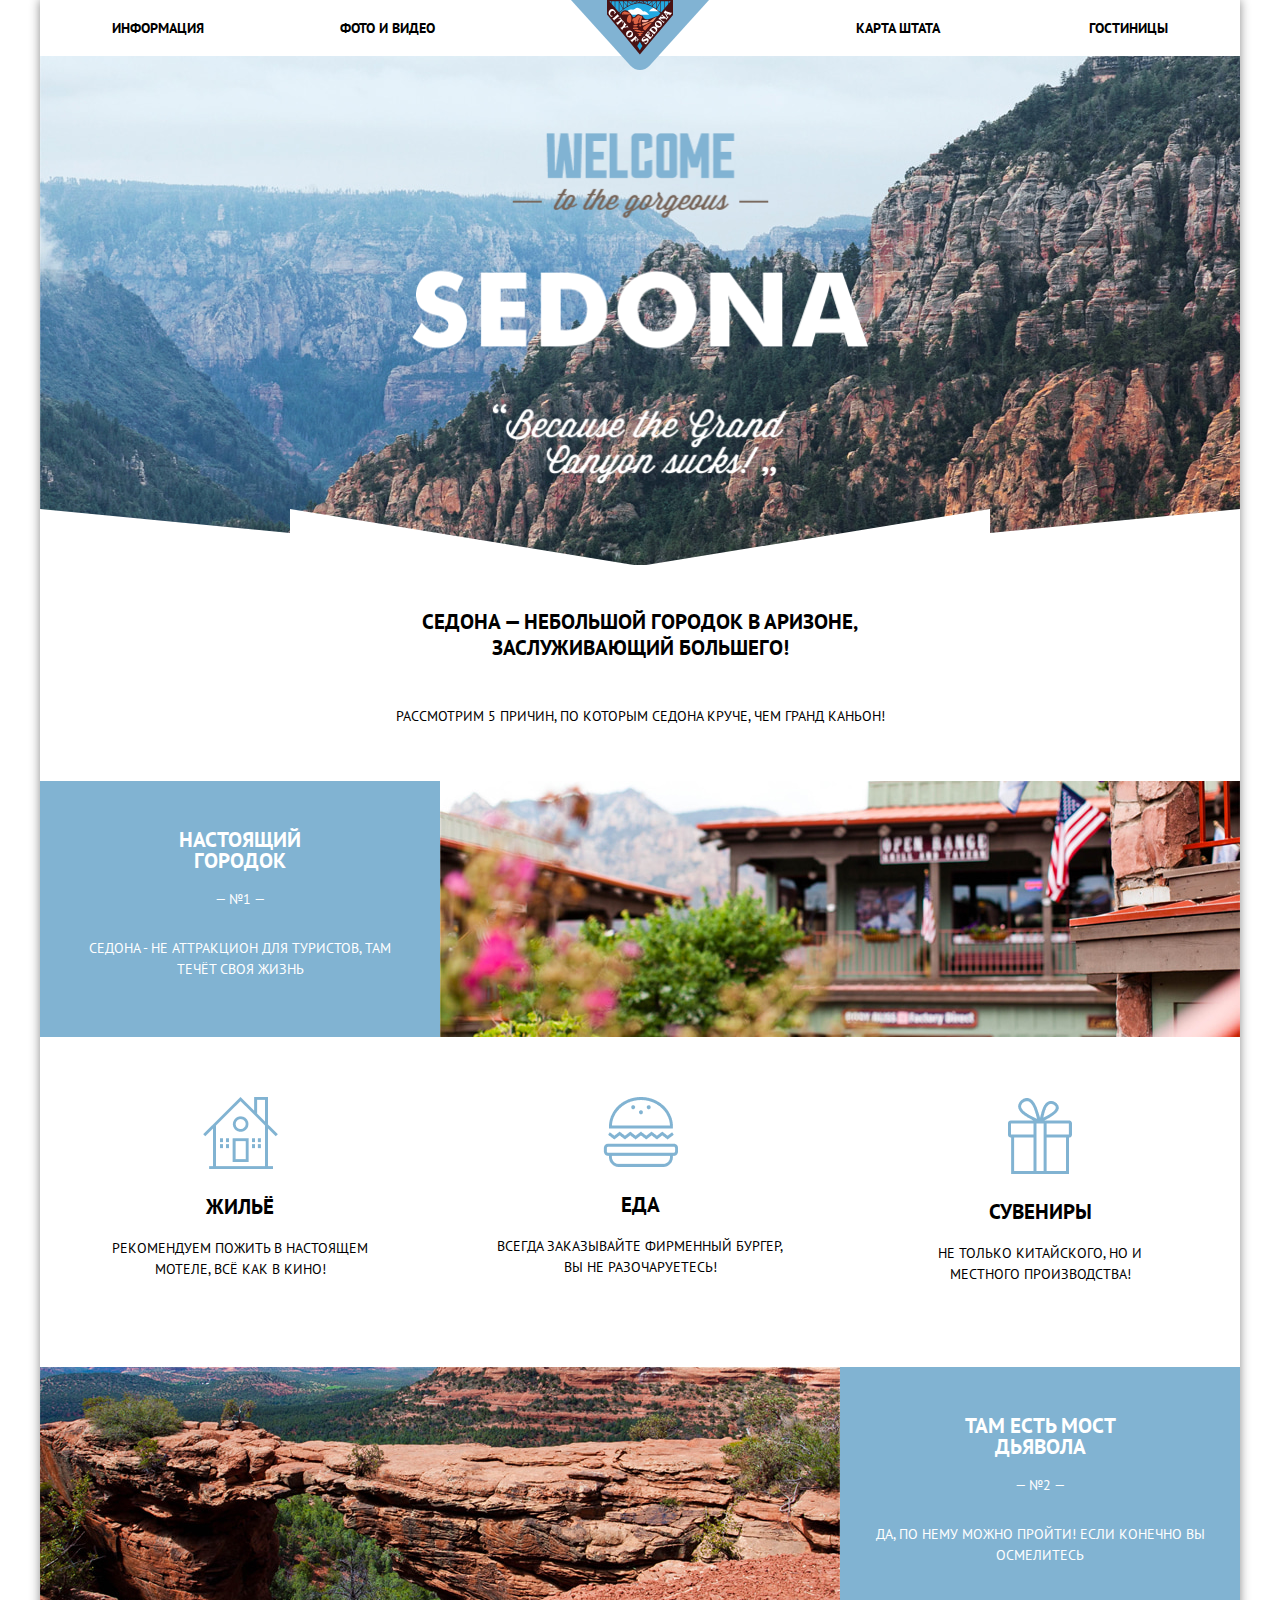
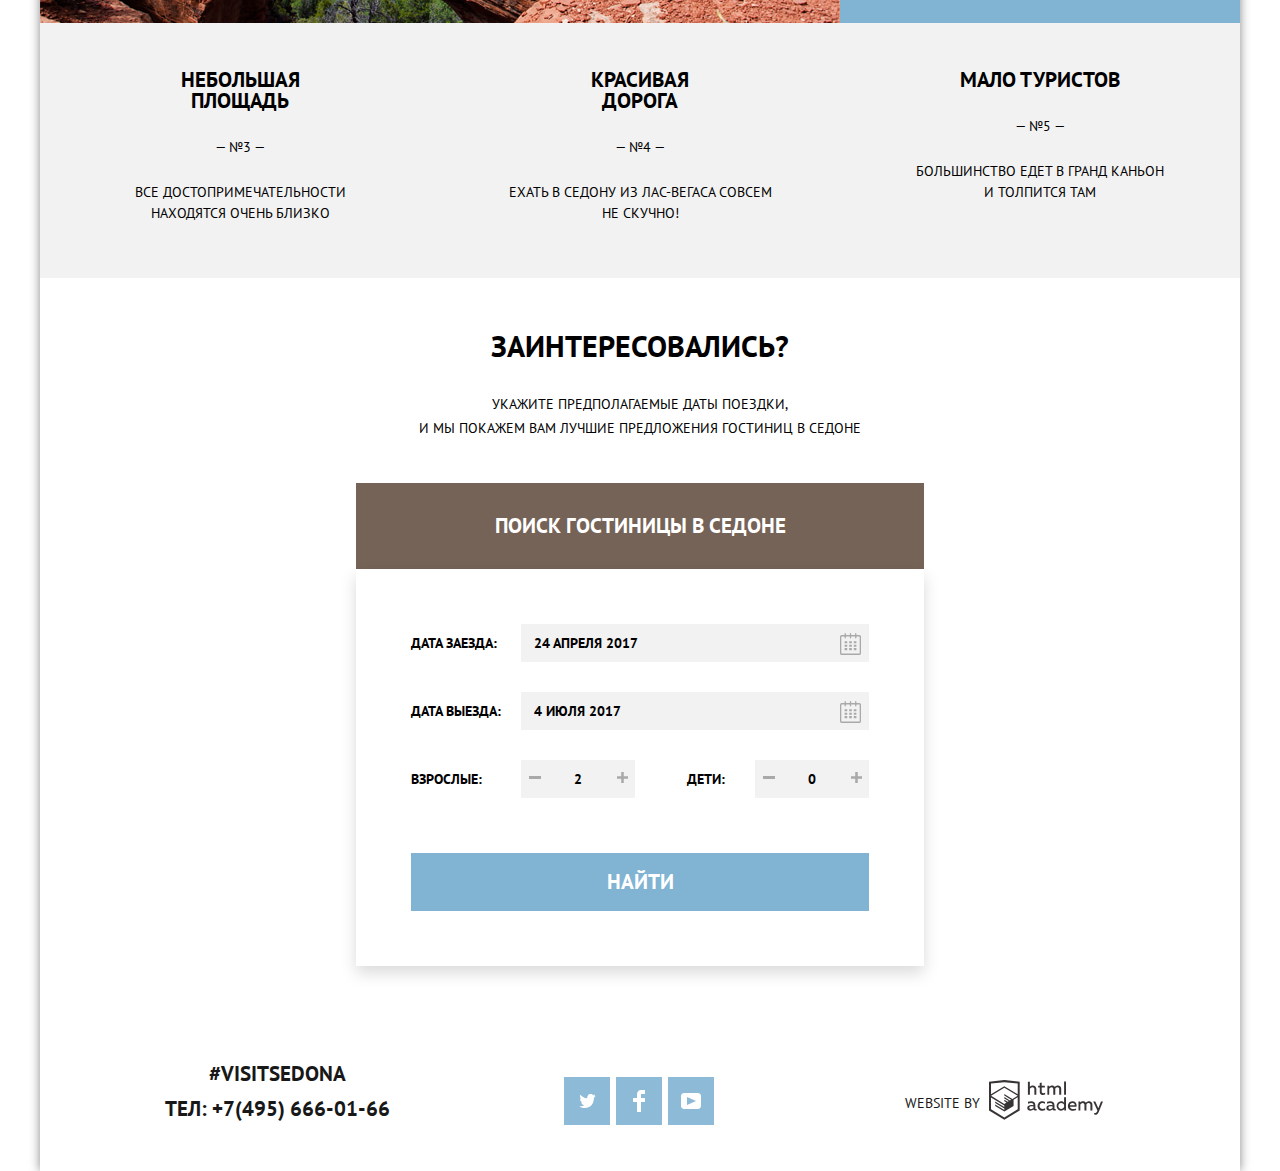
<file: index.html>
<!DOCTYPE html>
<html class="page" lang="ru">

<head>
    <meta charset="utf-8">
    <title>HTML Academy: Седона</title>
    <link rel="icon" href="img/favicon/favicon.ico">
    <link rel="icon" href="img/favicon/favicon.svg" type="image/svg+xml">
    <link rel="stylesheet" href="css/normalize.css">
    <link rel="stylesheet" href="css/style.css">
    <link rel="preconnect" href="https://fonts.gstatic.com">
    <link href="https://fonts.googleapis.com/css2?family=PT+Sans:wght@400;700&display=swap" rel="stylesheet">
</head>

<body class="page-body">
    <div class="container">
        <header class="container main-header">
            <nav class="main-navigation container">
                <a href="#" class="main-header-logo"><img src="img/index-logo.svg" width="138" height="70" alt="Логотип Седона"></a>
                <ul class="site-navigation">
                    <li class="site-navigation-item"><a href="#">Информация</a></li>
                    <li class="site-navigation-item nav-item-photo"><a href="#">Фото и видео</a></li>
                    <li class="site-navigation-item nav-item-map"><a href="#">Карта штата</a></li>
                    <li class="site-navigation-item"><a href="hotels.html">Гостиницы</a></li>
                </ul>
            </nav>
        </header>

        <main class="container">
            <h1 class="visually-hidden">Поиск жилья "Седона"</h1>
            <section class="logo">
                <div class="sedona-background">
                    <img src="img/welcome.png" width="457" height="351" alt="Добро пожаловать в Седону, потому что Большой каньон отстой"> <!-- надо будет еще оптимизировать PNG -->
                </div>
                <!--  <img src="img/background-decoration.svg" width="1200" height="57" alt=""> -->
            </section>

            <section class="features">
                <div class="features-logo">
                    <h2>
                        Седона — небольшой городок в Аризоне,<br> заслуживающий большего!
                    </h2>
                    <p>
                        Рассмотрим 5 причин, по которым Седона круче, чем гранд каньон!
                    </p>
                </div>

                <ul class="features-list">
                    <li class="features-item first-item blue__item">
                        <div class="features-item__inner">
                            <h3>Настоящий городок</h3>
                            <p>— №1 —</p>
                            <p class="first-reason">Седона - не аттракцион для туристов, там
                                течёт своя жизнь</p>
                        </div>
                        <img class="photo-1" src="img/town.jpg" width="800" height="256" alt="Вид дворика туристического городка">
                    </li>

                    <li class="features-item">
                        <ul class="advantages-list">
                            <li class="home features-item advantages__item"><img src="img/icon-home.png" width="75" height="72" alt="иконка жилья">
                                <h3>Жильё</h3>
                                <p class="home-reason">Рекомендуем пожить в настоящем мотеле, всё как в кино!</p>
                            </li>
                            <li class="food features-item advantages__item"><img src="img/icon-food.png" width="75" height="70" alt="иконка бургера">
                                <h3>Еда</h3>
                                <p class="food-reason">Всегда заказывайте фирменный бургер, вы не разочаруетесь!</p>
                            </li>
                            <li class="souvenirs features-item advantages__item"><img src="img/icon-present.png" width="64" height="77" alt="иконка подарка">
                                <h3>Сувениры</h3>
                                <p class="souvenirs-reason">Не только китайского, но и местного
                                    производства!</p>
                            </li>
                        </ul>
                    </li>

                    <li class="features-item second-item  blue__item">
                        <img class="photo-2" src="img/canyon.jpg" width="800" height="256" alt="Вид">
                        <div class="features-item__inner">
                            <h3>Там есть Мост дьявола</h3>
                            <p class="second-reason">— №2 —</p>
                            <p>Да, по нему можно пройти! Если конечно
                                вы осмелитесь</p>
                        </div>
                    </li>

                    <li class="travel">
                        <ul class="grey-item travel-list">
                            <li class="features-item travel__item">
                                <h3>небольшая
                                    площадь</h3>
                                <p >— №3 —</p>
                                <p class="third-reason">все достопримечательности
                                    находятся очень близко</p>
                            </li>
                            <li class="features-item travel__item">
                                <h3>красивая
                                    дорога</h3>
                                <p>— №4 —</p>
                                <p class="fourth-reason">ехать в седону из лас-вегаса совсем
                                    не скучно!</p>
                            </li>
                            <li class="features-item travel__item">
                                <h3>мало
                                    туристов</h3>
                                <p>— №5 —</p>
                                <p class="fifth-reason">большинство едет в гранд каньон
                                    и толпится там</p>
                            </li>
                        </ul>
                    </li>
                </ul>
            </section>


            <section class="map">
                <div class="map__text">
                    <h2>Заинтересовались?</h2>
                    <p class="map-dates">Укажите предполагаемые даты поездки,<br> и мы покажем вам лучшие предложения гостиниц в седоне</p>
                    <p class="form-header">ПОИСК ГОСТИНИЦЫ В седоне</p>
                </div>
                <div class="map__inner">
                    <iframe src="https://www.google.com/maps/embed?pb=!1m14!1m8!1m3!1d838162.8410384328!2d-111.795138!3d34.854378!3m2!1i1024!2i768!4f13.1!3m3!1m2!1s0x872da132f942b00d%3A0x5548c523fa6c8efd!2z0KHQtdC00L7QvdCwLCDQkNGA0LjQt9C-0L3QsCA4NjMzNiwg0KHQqNCQ!5e0!3m2!1sru!2sru!4v1615965444830!5m2!1sru!2sru" width="1200" height="594" style="border:0;" allowfullscreen="" loading="lazy"></iframe>
                    <div class="form__box">
                        <form class="index-form" action="https://echo.htmlacademy.ru/courses" method="post">
                            <div class="index-form__item">
                                <label for="arrival-date-field">Дата заезда:</label>
                                <div class="index-form__inner">
                                    <input class="date-field" type="text" name="date-field" id="arrival-date-field" value="24 апреля 2017">

                                    <svg class="index-form__svg" width="21" height="23" viewBox="0 0 21 23" fill="none" xmlns="http://www.w3.org/2000/svg">
                                        <path fill-rule="evenodd" clip-rule="evenodd" d="M16.406 3.02498H19.251C20.217 3.02498 21 3.84698 21 4.86198V21.164C21 22.179 20.217 23 19.251 23H1.75C0.784 23 0 22.179 0 21.164V4.86198C0 3.84698 0.784 3.02498 1.75 3.02498H4.593V1.64798C4.593 1.26698 4.887 0.958984 5.25 0.958984C5.612 0.958984 5.906 1.26698 5.906 1.64798V3.02498H9.844V1.64798C9.844 1.26698 10.138 0.958984 10.501 0.958984C10.862 0.958984 11.156 1.26698 11.156 1.64798V3.02498H15.094V1.64798C15.094 1.26698 15.387 0.958984 15.75 0.958984C16.112 0.958984 16.406 1.26698 16.406 1.64798V3.02498ZM19.5646 21.484C19.6466 21.3979 19.691 21.2828 19.688 21.164H19.689V4.86198C19.689 4.60898 19.493 4.40298 19.252 4.40298H16.407V5.78098C16.407 6.16198 16.113 6.46998 15.751 6.46998C15.388 6.46998 15.095 6.16198 15.095 5.78098V4.40298H11.157V5.78098C11.157 6.16198 10.863 6.46998 10.502 6.46998C10.139 6.46998 9.845 6.16198 9.845 5.78098V4.40298H5.907V5.78098C5.907 6.16198 5.613 6.46998 5.251 6.46998C4.888 6.46998 4.594 6.16198 4.594 5.78098V4.40298H1.75C1.50263 4.40953 1.30696 4.61458 1.312 4.86198V21.164C1.30696 21.4114 1.50263 21.6164 1.75 21.623H19.251C19.3698 21.6201 19.4826 21.5701 19.5646 21.484Z" fill="#A9A9A9" />
                                        <path fill-rule="evenodd" clip-rule="evenodd" d="M4.59399 9.2251H7.21899V11.2911H4.59399V9.2251ZM4.59399 12.6681H7.21899V14.7351H4.59399V12.6681ZM7.21899 16.1121H4.59399V18.1781H7.21899V16.1121ZM9.18799 16.1121H11.813V18.1781H9.18799V16.1121ZM11.813 12.6681H9.18799V14.7351H11.813V12.6681ZM9.18799 9.2251H11.813V11.2911H9.18799V9.2251ZM16.406 16.1121H13.781V18.1781H16.406V16.1121ZM13.781 12.6681H16.406V14.7351H13.781V12.6681ZM16.406 9.2251H13.781V11.2911H16.406V9.2251Z" fill="#A9A9A9" />
                                    </svg>
                                </div>
                            </div>

                            <div class="index-form__item">
                                <label for="date-of-departure-field">Дата выезда:</label>
                                <div class="index-form__inner">
                                    <input class="date-field" type="text" name="date-field" id="date-of-departure-field" value="4 июля 2017">

                                    <svg class="index-form__svg" width="21" height="23" viewBox="0 0 21 23" fill="none" xmlns="http://www.w3.org/2000/svg">
                                        <path fill-rule="evenodd" clip-rule="evenodd" d="M16.406 3.02498H19.251C20.217 3.02498 21 3.84698 21 4.86198V21.164C21 22.179 20.217 23 19.251 23H1.75C0.784 23 0 22.179 0 21.164V4.86198C0 3.84698 0.784 3.02498 1.75 3.02498H4.593V1.64798C4.593 1.26698 4.887 0.958984 5.25 0.958984C5.612 0.958984 5.906 1.26698 5.906 1.64798V3.02498H9.844V1.64798C9.844 1.26698 10.138 0.958984 10.501 0.958984C10.862 0.958984 11.156 1.26698 11.156 1.64798V3.02498H15.094V1.64798C15.094 1.26698 15.387 0.958984 15.75 0.958984C16.112 0.958984 16.406 1.26698 16.406 1.64798V3.02498ZM19.5646 21.484C19.6466 21.3979 19.691 21.2828 19.688 21.164H19.689V4.86198C19.689 4.60898 19.493 4.40298 19.252 4.40298H16.407V5.78098C16.407 6.16198 16.113 6.46998 15.751 6.46998C15.388 6.46998 15.095 6.16198 15.095 5.78098V4.40298H11.157V5.78098C11.157 6.16198 10.863 6.46998 10.502 6.46998C10.139 6.46998 9.845 6.16198 9.845 5.78098V4.40298H5.907V5.78098C5.907 6.16198 5.613 6.46998 5.251 6.46998C4.888 6.46998 4.594 6.16198 4.594 5.78098V4.40298H1.75C1.50263 4.40953 1.30696 4.61458 1.312 4.86198V21.164C1.30696 21.4114 1.50263 21.6164 1.75 21.623H19.251C19.3698 21.6201 19.4826 21.5701 19.5646 21.484Z" fill="#A9A9A9" />
                                        <path fill-rule="evenodd" clip-rule="evenodd" d="M4.59399 9.2251H7.21899V11.2911H4.59399V9.2251ZM4.59399 12.6681H7.21899V14.7351H4.59399V12.6681ZM7.21899 16.1121H4.59399V18.1781H7.21899V16.1121ZM9.18799 16.1121H11.813V18.1781H9.18799V16.1121ZM11.813 12.6681H9.18799V14.7351H11.813V12.6681ZM9.18799 9.2251H11.813V11.2911H9.18799V9.2251ZM16.406 16.1121H13.781V18.1781H16.406V16.1121ZM13.781 12.6681H16.406V14.7351H13.781V12.6681ZM16.406 9.2251H13.781V11.2911H16.406V9.2251Z" fill="#A9A9A9" />
                                    </svg>
                                </div>
                            </div>
                        
                            <div class="index-form__item">
                                <div class="counter-item">
                                    <label class="form-adult-counter" for="adult-counter">Взрослые:</label>

                                    <div class="counter-inner">
                                        <span class="minus">
                                            <svg class="minus-svg" width="12" height="3" viewBox="0 0 12 3" fill="none" xmlns="http://www.w3.org/2000/svg">
                                                <rect width="12" height="3" fill="#A9A9A9" />
                                            </svg>
                                        </span>

                                        <input class="form-counter" type="number" value="2" id="adult-counter">

                                        <span class="plus">
                                            <svg class="plus-svg" width="11" height="11" viewBox="0 0 11 11" fill="none" xmlns="http://www.w3.org/2000/svg">
                                                <path fill-rule="evenodd" clip-rule="evenodd" d="M4.23086 6.76932V11H6.76932V6.76932H11V4.23086H6.76932V0H4.23085V4.23086H0V6.76932H4.23086Z" fill="#A9A9A9" />
                                            </svg>
                                        </span>

                                    </div>

                                </div>
                                <div class="counter-item">
                                    <label class="form-child-counter" for="child-counter">Дети:</label>

                                    <div class="counter-inner">
                                        <span class="minus">
                                            <svg class="minus-svg" width="12" height="3" viewBox="0 0 12 3" fill="none" xmlns="http://www.w3.org/2000/svg">
                                                <rect width="12" height="3" fill="#A9A9A9" />
                                            </svg>
                                        </span>
                                        
                                        <input class="form-counter" type="number" value="0" id="child-counter">

                                        <span class="plus">
                                            <svg class="plus-svg" width="11" height="11" viewBox="0 0 11 11" fill="none" xmlns="http://www.w3.org/2000/svg">
                                                <path fill-rule="evenodd" clip-rule="evenodd" d="M4.23086 6.76932V11H6.76932V6.76932H11V4.23086H6.76932V0H4.23085V4.23086H0V6.76932H4.23086Z" fill="#A9A9A9" />
                                            </svg>
                                        </span>
                                    </div>
                                </div>
                            </div>

                            <a href="#" class="button button-search">найти</a>
                        </form>
                    </div>
                </div>
            </section>

       </main>

        <footer class="main-footer">
            <div class="container footer__list">
                <div class="footer__inner footer__contacts">
                    <a href="#">#visitSEDONA</a>
                    <a class="footer-phone" href="tel:+74956660166">ТЕЛ: +7(495) 666-01-66</a>
                </div>

                <ul class="footer-social footer__inner">
                    <li class="footer-social-item"><a href="#" class="footer-social-button"><img src="img/twitter.svg" width="17" height="15" alt="Twitter"></a></li>
                    <li class="footer-social-item"><a href="#" class="footer-social-button"><img src="img/facebook.svg" width="12" height="22" alt="Facebook"></a></li>
                    <li class="footer-social-item"><a href="#" class="footer-social-button"><img src="img/youtube.svg" width="20" height="16" alt="Youtube"></a></li>
                </ul>
                <div class="footer__inner footer__development">
                    <p class="site-development">
                        <span class="index-credits">Website by</span>
                        <a class="index-link" href="https://up.htmlacademy.ru/htmlcss/30"><svg width="114" height="40" viewBox="0 0 114 40" fill="none" xmlns="http://www.w3.org/2000/svg">
                            <path fill-rule="evenodd" clip-rule="evenodd" d="M15.5197 0.057373H15.3509L0 1.71895V30.4945L15.3509 39.8382L30.7018 30.4945V1.71895L15.5197 0.057373ZM77.0183 1.62185H75.0876V14.7311H77.0183V1.62185ZM40.8619 1.63264V6.76843C41.6131 5.9864 42.6386 5.5436 43.7105 5.53843C44.6823 5.47908 45.6329 5.84495 46.3253 6.54479C47.0177 7.24462 47.3866 8.21244 47.3399 9.20685V14.7634H45.367V9.46579C45.4231 8.94897 45.2754 8.43059 44.9566 8.02553C44.6377 7.62047 44.174 7.36218 43.6683 7.3079H43.3518C42.3456 7.36979 41.4321 7.9295 40.9041 8.80764V14.7634H38.8995V1.63264H40.8619ZM77.0183 30.4837H75.2775V29.0595C74.4828 30.1353 73.23 30.7538 71.9119 30.7211C69.4751 30.5528 67.5825 28.4822 67.5825 25.9845C67.5825 23.4867 69.4751 21.4162 71.9119 21.2479C73.1195 21.2052 74.2818 21.7203 75.0771 22.6505V17.3205H77.0183V30.4837ZM47.0656 29.0595C47.263 29.0515 47.4583 29.0152 47.6459 28.9516V30.3866C47.2482 30.5404 46.826 30.6172 46.4009 30.6132C45.6482 30.6769 44.9394 30.2429 44.639 29.5342C43.7036 30.31 42.5302 30.7227 41.3261 30.6995C39.733 30.6995 38.256 29.804 38.256 27.9482C38.256 25.65 40.3661 24.9379 42.1702 24.9379C42.9402 24.9505 43.707 25.0408 44.4596 25.2076V24.884C44.4596 23.805 43.6578 22.9742 42.1491 22.9742C41.0585 22.9764 39.9804 23.2116 38.9839 23.6647V21.8305C40.0678 21.451 41.204 21.2506 42.3495 21.2371C44.8394 21.2371 46.3693 22.4455 46.3693 25.1753V28.4121C46.3546 28.5668 46.401 28.721 46.4981 28.8406C46.5951 28.9601 46.7349 29.035 46.8862 29.0487H47.0656V29.0595ZM40.2711 27.8403C40.298 28.229 40.4761 28.5905 40.7655 28.844C41.055 29.0974 41.4317 29.2217 41.8115 29.189H41.9275C42.8819 29.1906 43.7973 28.8022 44.4702 28.11V26.5779C43.842 26.4414 43.2026 26.3655 42.5605 26.3513C41.5055 26.3513 40.2817 26.7074 40.2817 27.8403H40.2711ZM56.0229 21.9384C55.1962 21.4632 54.2596 21.2246 53.3115 21.2479H52.9422C51.7332 21.2873 50.5891 21.8166 49.7619 22.7192C48.9347 23.6218 48.4923 24.8236 48.5321 26.06V26.5024C48.6957 29.0004 50.805 30.8921 53.2482 30.7318C54.2519 30.7555 55.2477 30.5452 56.1601 30.1168V28.2718C55.3769 28.7215 54.4945 28.9591 53.5963 28.9624C52.5199 29.0288 51.4963 28.4793 50.9385 27.5356C50.3806 26.5918 50.3806 25.4095 50.9385 24.4658C51.4963 23.522 52.5199 22.9725 53.5963 23.039C54.461 23.0357 55.3066 23.2989 56.0229 23.7942V21.9384ZM66.1514 29.0595C66.3488 29.0515 66.5441 29.0152 66.7317 28.9516V30.3866C66.334 30.5404 65.9118 30.6172 65.4867 30.6132C64.734 30.6769 64.0252 30.2429 63.7248 29.5342C62.7894 30.31 61.616 30.7227 60.4119 30.6995C58.8188 30.6995 57.3417 29.804 57.3417 27.9482C57.3417 25.65 59.4518 24.9379 61.256 24.9379C62.0259 24.9505 62.7928 25.0408 63.5454 25.2076V24.884C63.5454 23.805 62.7436 22.9742 61.2349 22.9742C60.1443 22.9764 59.0662 23.2116 58.0697 23.6647V21.8305C59.1536 21.451 60.2897 21.2506 61.4353 21.2371C63.9252 21.2371 65.455 22.4455 65.455 25.1753V28.4121C65.4404 28.5668 65.4868 28.721 65.5838 28.8406C65.6809 28.9601 65.8207 29.035 65.972 29.0487H66.1514V29.0595ZM59.855 28.8481C59.5632 28.5943 59.3837 28.2311 59.3569 27.8403H59.378C59.378 26.7074 60.5385 26.3513 61.6569 26.3513C62.299 26.3655 62.9383 26.4414 63.5665 26.5779V28.11C62.8937 28.8022 61.9782 29.1906 61.0239 29.189H60.9078C60.5263 29.2247 60.1469 29.1019 59.855 28.8481ZM69.3271 25.9305C69.3271 24.2859 70.6308 22.9526 72.239 22.9526L72.2601 23.0066C73.4742 23.0066 74.5742 23.7382 75.0665 24.8732V27.0311C74.5856 28.1871 73.4673 28.9296 72.239 28.9084C70.6308 28.9084 69.3271 27.5752 69.3271 25.9305ZM83.3486 21.2479C86.8408 21.2479 88.0541 24.1395 87.4844 26.7397H80.922C81.1436 28.3582 82.6839 29.0163 84.2876 29.0163C85.2509 29.0196 86.2027 28.8021 87.0729 28.3797V30.1061C86.0736 30.5421 84.9939 30.7519 83.9078 30.7211C81.2385 30.7211 78.8963 29.189 78.8963 25.9521C78.8362 24.7502 79.2482 23.5736 80.0408 22.6841C80.8334 21.7945 81.9408 21.2658 83.1165 21.2155H83.3486V21.2479ZM80.8693 25.1753C80.9704 23.8237 82.1216 22.8104 83.4436 22.9095H83.4858C84.1064 22.8531 84.7196 23.08 85.1612 23.5295C85.6028 23.979 85.8275 24.6051 85.7752 25.24H80.8693V25.1753ZM89.489 30.4621V21.4961H91.2298V22.575C91.9777 21.7197 93.041 21.2229 94.1628 21.2047C95.2951 21.1328 96.3712 21.7163 96.9482 22.7153C97.7407 21.8335 98.8477 21.3161 100.018 21.2803C100.952 21.2327 101.859 21.6011 102.507 22.2901C103.154 22.9792 103.478 23.9213 103.394 24.8732V30.4837H101.39V24.9271C101.437 24.4734 101.306 24.0191 101.024 23.6647C100.743 23.3104 100.336 23.0852 99.8917 23.039H99.6174C98.7512 23.0941 97.9525 23.536 97.4335 24.2474V30.4837H95.4289V24.9271C95.4728 24.47 95.3357 24.0139 95.0481 23.6611C94.7606 23.3082 94.3467 23.088 93.8991 23.0497H93.6881C92.7466 23.1344 91.8915 23.6449 91.3564 24.4416V30.5161H89.5312L89.489 30.4621ZM113.977 21.4745H111.972L109.324 28.2718L106.306 21.4853H104.196L108.417 30.5484L108.237 31.0016C107.72 32.3611 107.003 33.0516 106.053 33.0516C105.75 33.0548 105.447 33.0112 105.156 32.9221V34.6161C105.536 34.7125 105.926 34.7632 106.317 34.7671C107.646 34.7671 108.902 34.0226 109.851 31.6813L113.977 21.4745ZM52.689 5.78658V2.54974L50.7266 3.01369V5.73264H49.144V7.49132H50.7899V11.9905C50.7231 12.817 51.0244 13.6301 51.61 14.2038C52.1955 14.7775 53.0028 15.0505 53.8073 14.9468C54.5996 14.9535 55.3875 14.8259 56.139 14.5692V12.8429C55.5727 13.0781 54.9672 13.199 54.356 13.199C53.2165 13.199 52.689 12.8105 52.689 11.6237V7.5129H55.8541V5.78658H52.689ZM58.3862 14.7526V5.75421H60.1376V6.83316C60.8811 5.97655 61.9403 5.476 63.0601 5.45211C64.1624 5.38099 65.2146 5.93142 65.8032 6.88711C66.5958 6.00534 67.7028 5.48794 68.8734 5.45211C69.8138 5.41462 70.7233 5.79859 71.364 6.50353C72.0046 7.20846 72.3126 8.16418 72.2073 9.12053V14.7418H70.2028V9.18527C70.2499 8.73151 70.1184 8.27721 69.8373 7.92287C69.5561 7.56853 69.1485 7.34334 68.7046 7.29711H68.4619C67.5957 7.35228 66.797 7.7942 66.278 8.50553V14.7418H64.2734V9.18527C64.3206 8.73151 64.1891 8.27721 63.9079 7.92287C63.6268 7.56853 63.2191 7.34334 62.7752 7.29711H62.5326C61.5911 7.38181 60.736 7.89229 60.2009 8.68895V14.7634H58.3862V14.7526ZM28.6972 29.3033L28.7078 29.2968L28.6972 29.3184V29.3033ZM28.6972 17.3205V29.3033L15.3509 37.4321L2.00459 29.3184V17.5147L15.2876 25.6068V27.0311L6.18257 21.5284V22.9418L15.3404 28.5632V30.0629L6.19312 24.4955V25.9521L15.3509 31.5734L24.5826 25.9197V19.8129L28.6972 17.3205ZM28.7078 15.7776L25.0362 17.9355L23.3482 19.0145L15.3087 14.0837V15.4971L22.156 19.7266L22.0083 19.8237L20.9532 20.4063L15.2876 16.9537V18.3995L19.761 21.1184L18.706 21.8413L15.3298 19.7913V21.2047L17.5454 22.5426L15.2982 23.9021L2.11009 15.864L15.3087 7.72869L28.7078 15.7776ZM15.2876 6.27211L28.7078 14.3534V3.56395L15.3615 2.12895L2.01514 3.56395V14.3534L15.2876 6.27211Z" fill="#231F20"/>
                            </svg>
                            </a>
                    </p>

                </div>
                </div>
        </footer>
    </div>
</body>

</html>
</file>
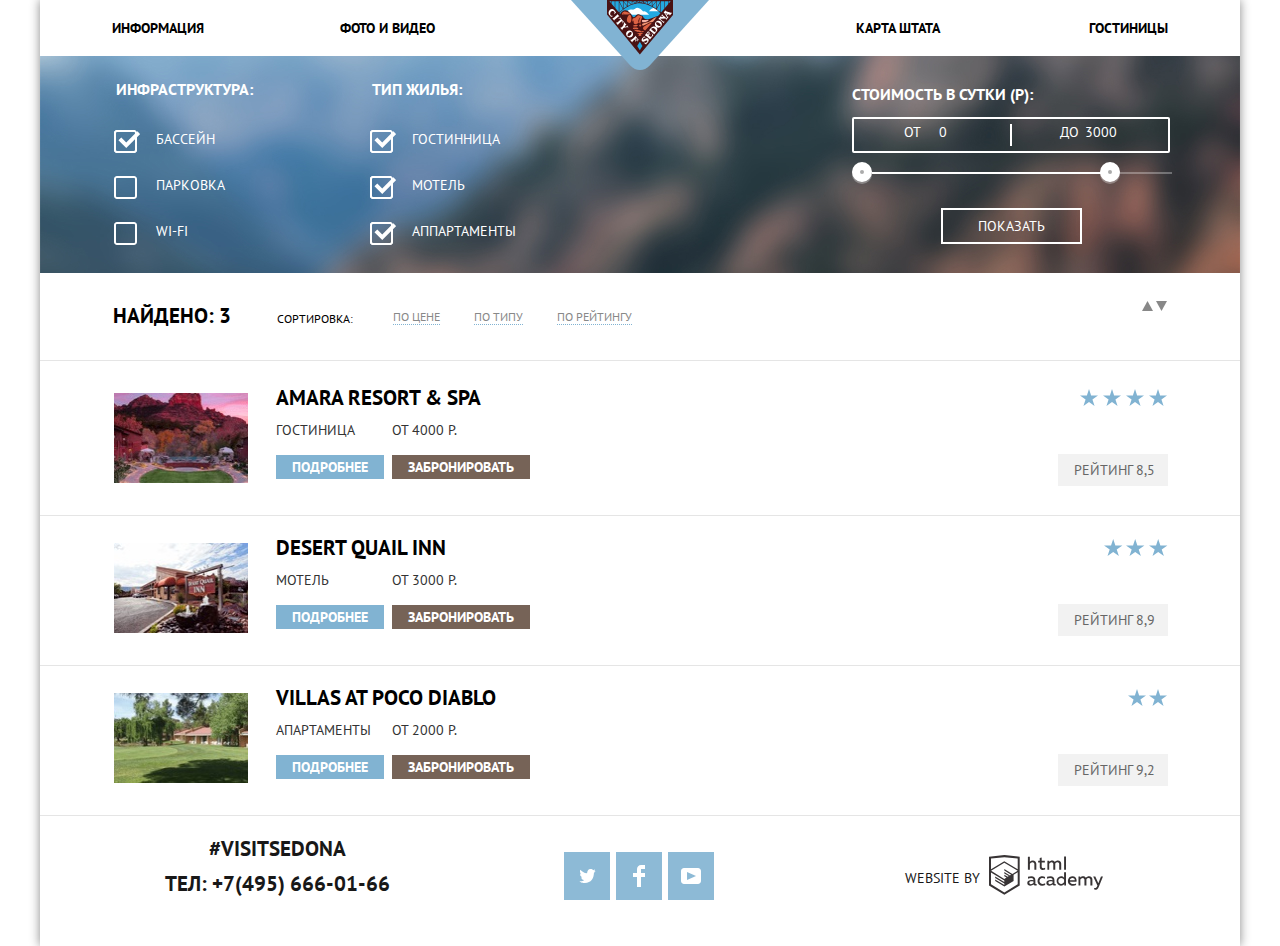
<file: hotels.html>
<!DOCTYPE html>
<html class="page" lang="ru">

<head>
    <meta charset="utf-8">
    <title>HTML Academy: Седона</title>
    <link rel="icon" href="img/favicon/favicon.ico">
    <link rel="icon" href="img/favicon/favicon.svg" type="image/svg+xml">
    <link rel="stylesheet" href="css/normalize.css">
    <link rel="stylesheet" href="css/style.css">
    <link rel="preconnect" href="https://fonts.gstatic.com">
    <link href="https://fonts.googleapis.com/css2?family=PT+Sans:wght@400;700&display=swap" rel="stylesheet">
</head>

<body class="page-body">
    <div class="container">
        <header class="container main-header">
            <nav class="main-navigation container">
                <a href="index.html" class="main-header-logo"><img src="img/index-logo.svg" width="138" height="70" alt="Логотип Седона"></a>
                <ul class="site-navigation">
                    <li class="site-navigation-item"><a href="#">Информация</a></li>
                    <li class="site-navigation-item nav-item-photo"><a href="#">Фото и видео</a></li>
                    <li class="site-navigation-item nav-item-map"><a href="#">Карта штата</a></li>
                    <li class="site-navigation-item"><a href="hotels.html">Гостиницы</a></li>
                </ul>
            </nav>
        </header>


        <main class="container">
            <h1 class="visually-hidden">Поиск жилья "Седона"</h1>


            <section class="sedona-form">
                <form class="search-form form-fieldset" method="get" action="https://echo.htmlacademy.ru">

                    <div class="form-position">
                        <fieldset class="form-properties">
                            <legend class="filter-title">Инфраструктура:</legend>
                            
                            <p class="filter-option">
                                <input class="visually-hidden filter-input-checkbox" type="checkbox" name="pool" id="filter-pool" checked>
                                <label for="filter-pool">Бассейн</label>
                            </p>
                            <p class="filter-option">
                                <input class="visually-hidden filter-input-checkbox" type="checkbox" name="parking" id="filter-parking">
                                <label for="filter-parking">Парковка</label>
                            </p>
                            <p class="filter-option">
                                <input class="visually-hidden filter-input-checkbox" type="checkbox" name="wifi" id="filter-wifi">
                                <label for="filter-wifi">Wi-Fi</label>
                            </p>
                        </fieldset>

                        <fieldset class="form-properties">
                                <legend class="filter-title">Тип жилья:</legend>
                            <p class="filter-option">
                                <input class="visually-hidden filter-input-checkbox" type="checkbox" name="holel" id="holel" checked>
                                <label for="holel">Гостинница</label>
                            </p>
                            <p class="filter-option">
                                <input class="visually-hidden filter-input-checkbox" type="checkbox" name="motels" id="filter-motel" checked>
                                <label for="filter-motel">Мотель</label>
                            </p>
                            <p class="filter-option">
                                <input class="visually-hidden filter-input-checkbox" type="checkbox" name="apartments" id="filter-apartments" checked>
                                <label for="filter-apartments">Аппартаменты</label>
                            </p>
                        </fieldset>
                    </div>

                    <div class="prices">
                        <div class="prices-input">
                            <p class="price-fornight"> Стоимость в сутки (р): </p>

                            <div class="prices-item">
                                <div class="prices-inner">
                                    <label for="price_min">от</label>
                                    <input class="price-counter__min" type="number" value="0" id="price_min">
                                </div>

                                <div class="prices-inner">
                                    <label for="price-max">до</label>
                                    <input class="price-counter__max" type="number" value="3000" id="price-max">
                                </div>
                            </div>
                            <div class="range-controls--box">
                                <div class="range-controls">
                                    <div class="scale">
                                        <div class="bar"></div>
                                    </div>
                                    <div class="toggle toggle-min" aria-label="кнопка ручного выбора минимального диапазона цены"></div>
                                    <div class="toggle toggle-max" aria-label="кнопка ручного выбора максимальногону  диапазона цены"></div>
                                </div>
                               <button class="search-button" type="submit">Показать</button>
                            </div>
                        </div>
                    </div>

                </form>
            </section>

            <section class="search-result">
                <div class="filter-type">
                    <p class="result-quantity">Найдено: 3</p>

                    <ul class="filter__list">
                        <li>
                            <p>Сортировка:</p>
                        </li>

                        <li>
                            <a href="#">По цене</a>
                        </li>
                        <li>
                            <a href="#">По типу</a>
                        </li>
                        <li>
                            <a href="#">По рейтингу</a>
                        </li>
                        <li>
                            <a class="sorting-button" href="#" aria-label="Отсортировать по возрастанию">
                                <!--    <img src="img/sort-ascending.svg" width="11" height="10" alt="Сортировать по возрастанию">-->

                                <svg width="11" height="10" viewBox="0 0 11 10" fill="none" xmlns="http://www.w3.org/2000/svg">
                                    <path d="M5.5 0L0 10H11L5.5 0Z" fill="" />
                                </svg>

                            </a>

                            <a class="sorting-button" href="#" aria-label="Отсортировать по убыванию">
                               <!-- <img src="img/sort-descending.svg" width="11" height="10" alt="Сортировать по убыванию">-->
                                <svg width="11" height="10" viewBox="0 0 11 10" fill="none" xmlns="http://www.w3.org/2000/svg">
                                    <path d="M5.5 10L0 0H11" fill="" />
                                </svg>

                            </a>
                        </li>
                    </ul>
                </div>

                <ul class="result-list">
                    <li class="result__inner">
                        <img src="img/amararesortspa.jpg" width="134" height="90" alt="фотография гостиницы">

                        <div class="result__content-box">
                            <h2 class="result__title">Amara Resort & Spa</h2>
                            <div class="result__left-box">
                                <p class="name">Гостиница</p>
                                <a href="#" class="button button-book">Подробнее</a>
                            </div>

                            <div class="result__right-box">
                                <p class="price">От 4000 Р.</p>
                                <a href="#" class="button-more">Забронировать</a>
                            </div>
                        </div>

                        <div class="result__raiting-box">
                            <p class="star-rating first-product"></p>
                            <p class="rating">Рейтинг <span>8,5</span></p>
                        </div>
                    </li>

                    <li class="result__inner">
                        <img src="img/desertquailinn.jpg" width="134" height="90" alt="фотография гостинницы">
                        <div class="result__content-box">
                            <h2 class="result__title">Desert Quail Inn</h2>
                            <div class="result__left-box">
                                <p class="name">Мотель</p>
                                <a href="#" class="button button-book">Подробнее</a>
                            </div>

                            <div class="result__right-box">
                                <p class="price">От 3000 Р.</p>
                                <a href="#" class="button-more">Забронировать</a>
                            </div>
                        </div>

                        <div class="result__raiting-box">
                            <p class="star-rating second-product"></p>
                            <p class="rating">Рейтинг <span>8,9</span></p>
                        </div>
                    </li>

                    <li class="result__inner">
                        <img src="img/villasatpocodiablo.jpg" width="134" height="90" alt="фото апартаментов">

                        <div class="result__content-box">
                            <h2 class="result__title">Villas at Poco Diablo</h2>
                            <div class="result__left-box">
                                <p class="name">Апартаменты</p>
                                <a href="#" class="button button-book">Подробнее</a>
                            </div>

                            <div class="result__right-box">
                                <p class="price">От 2000 Р.</p>
                                <a href="#" class="button-more">Забронировать</a>
                            </div>
                        </div>

                        <div class="result__raiting-box">
                            <p class="star-rating third-product"></p>
                            <p class="rating">Рейтинг <span>9,2</span></p>
                        </div>

                    </li>
                </ul>

            </section>
        </main>

        <footer class="main-footer hotels-footer">
            <div class="container footer__list">
                <div class="footer__inner footer__contacts">
                    <a href="#">#visitSEDONA</a>
                    <a class="footer-phone" href="tel:+74956660166">ТЕЛ: +7(495) 666-01-66</a>
                </div>

                <ul class="footer-social footer__inner">
                    <li class="footer-social-item"><a href="#" class="footer-social-button"><img src="img/twitter.svg" width="17" height="15" alt="Twitter"></a></li>
                    <li class="footer-social-item"><a href="#" class="footer-social-button"><img src="img/facebook.svg" width="12" height="22" alt="Facebook"></a></li>
                    <li class="footer-social-item"><a href="#" class="footer-social-button"><img src="img/youtube.svg" width="20" height="16" alt="Youtube"></a></li>
                </ul>
                <div class="footer__inner footer__development">
                    <p class="site-development">
                        <span class="index-credits">Website by</span>
                        <a class="index-link" href="https://up.htmlacademy.ru/htmlcss/30"><svg width="114" height="40" viewBox="0 0 114 40" fill="none" xmlns="http://www.w3.org/2000/svg">
                            <path fill-rule="evenodd" clip-rule="evenodd" d="M15.5197 0.057373H15.3509L0 1.71895V30.4945L15.3509 39.8382L30.7018 30.4945V1.71895L15.5197 0.057373ZM77.0183 1.62185H75.0876V14.7311H77.0183V1.62185ZM40.8619 1.63264V6.76843C41.6131 5.9864 42.6386 5.5436 43.7105 5.53843C44.6823 5.47908 45.6329 5.84495 46.3253 6.54479C47.0177 7.24462 47.3866 8.21244 47.3399 9.20685V14.7634H45.367V9.46579C45.4231 8.94897 45.2754 8.43059 44.9566 8.02553C44.6377 7.62047 44.174 7.36218 43.6683 7.3079H43.3518C42.3456 7.36979 41.4321 7.9295 40.9041 8.80764V14.7634H38.8995V1.63264H40.8619ZM77.0183 30.4837H75.2775V29.0595C74.4828 30.1353 73.23 30.7538 71.9119 30.7211C69.4751 30.5528 67.5825 28.4822 67.5825 25.9845C67.5825 23.4867 69.4751 21.4162 71.9119 21.2479C73.1195 21.2052 74.2818 21.7203 75.0771 22.6505V17.3205H77.0183V30.4837ZM47.0656 29.0595C47.263 29.0515 47.4583 29.0152 47.6459 28.9516V30.3866C47.2482 30.5404 46.826 30.6172 46.4009 30.6132C45.6482 30.6769 44.9394 30.2429 44.639 29.5342C43.7036 30.31 42.5302 30.7227 41.3261 30.6995C39.733 30.6995 38.256 29.804 38.256 27.9482C38.256 25.65 40.3661 24.9379 42.1702 24.9379C42.9402 24.9505 43.707 25.0408 44.4596 25.2076V24.884C44.4596 23.805 43.6578 22.9742 42.1491 22.9742C41.0585 22.9764 39.9804 23.2116 38.9839 23.6647V21.8305C40.0678 21.451 41.204 21.2506 42.3495 21.2371C44.8394 21.2371 46.3693 22.4455 46.3693 25.1753V28.4121C46.3546 28.5668 46.401 28.721 46.4981 28.8406C46.5951 28.9601 46.7349 29.035 46.8862 29.0487H47.0656V29.0595ZM40.2711 27.8403C40.298 28.229 40.4761 28.5905 40.7655 28.844C41.055 29.0974 41.4317 29.2217 41.8115 29.189H41.9275C42.8819 29.1906 43.7973 28.8022 44.4702 28.11V26.5779C43.842 26.4414 43.2026 26.3655 42.5605 26.3513C41.5055 26.3513 40.2817 26.7074 40.2817 27.8403H40.2711ZM56.0229 21.9384C55.1962 21.4632 54.2596 21.2246 53.3115 21.2479H52.9422C51.7332 21.2873 50.5891 21.8166 49.7619 22.7192C48.9347 23.6218 48.4923 24.8236 48.5321 26.06V26.5024C48.6957 29.0004 50.805 30.8921 53.2482 30.7318C54.2519 30.7555 55.2477 30.5452 56.1601 30.1168V28.2718C55.3769 28.7215 54.4945 28.9591 53.5963 28.9624C52.5199 29.0288 51.4963 28.4793 50.9385 27.5356C50.3806 26.5918 50.3806 25.4095 50.9385 24.4658C51.4963 23.522 52.5199 22.9725 53.5963 23.039C54.461 23.0357 55.3066 23.2989 56.0229 23.7942V21.9384ZM66.1514 29.0595C66.3488 29.0515 66.5441 29.0152 66.7317 28.9516V30.3866C66.334 30.5404 65.9118 30.6172 65.4867 30.6132C64.734 30.6769 64.0252 30.2429 63.7248 29.5342C62.7894 30.31 61.616 30.7227 60.4119 30.6995C58.8188 30.6995 57.3417 29.804 57.3417 27.9482C57.3417 25.65 59.4518 24.9379 61.256 24.9379C62.0259 24.9505 62.7928 25.0408 63.5454 25.2076V24.884C63.5454 23.805 62.7436 22.9742 61.2349 22.9742C60.1443 22.9764 59.0662 23.2116 58.0697 23.6647V21.8305C59.1536 21.451 60.2897 21.2506 61.4353 21.2371C63.9252 21.2371 65.455 22.4455 65.455 25.1753V28.4121C65.4404 28.5668 65.4868 28.721 65.5838 28.8406C65.6809 28.9601 65.8207 29.035 65.972 29.0487H66.1514V29.0595ZM59.855 28.8481C59.5632 28.5943 59.3837 28.2311 59.3569 27.8403H59.378C59.378 26.7074 60.5385 26.3513 61.6569 26.3513C62.299 26.3655 62.9383 26.4414 63.5665 26.5779V28.11C62.8937 28.8022 61.9782 29.1906 61.0239 29.189H60.9078C60.5263 29.2247 60.1469 29.1019 59.855 28.8481ZM69.3271 25.9305C69.3271 24.2859 70.6308 22.9526 72.239 22.9526L72.2601 23.0066C73.4742 23.0066 74.5742 23.7382 75.0665 24.8732V27.0311C74.5856 28.1871 73.4673 28.9296 72.239 28.9084C70.6308 28.9084 69.3271 27.5752 69.3271 25.9305ZM83.3486 21.2479C86.8408 21.2479 88.0541 24.1395 87.4844 26.7397H80.922C81.1436 28.3582 82.6839 29.0163 84.2876 29.0163C85.2509 29.0196 86.2027 28.8021 87.0729 28.3797V30.1061C86.0736 30.5421 84.9939 30.7519 83.9078 30.7211C81.2385 30.7211 78.8963 29.189 78.8963 25.9521C78.8362 24.7502 79.2482 23.5736 80.0408 22.6841C80.8334 21.7945 81.9408 21.2658 83.1165 21.2155H83.3486V21.2479ZM80.8693 25.1753C80.9704 23.8237 82.1216 22.8104 83.4436 22.9095H83.4858C84.1064 22.8531 84.7196 23.08 85.1612 23.5295C85.6028 23.979 85.8275 24.6051 85.7752 25.24H80.8693V25.1753ZM89.489 30.4621V21.4961H91.2298V22.575C91.9777 21.7197 93.041 21.2229 94.1628 21.2047C95.2951 21.1328 96.3712 21.7163 96.9482 22.7153C97.7407 21.8335 98.8477 21.3161 100.018 21.2803C100.952 21.2327 101.859 21.6011 102.507 22.2901C103.154 22.9792 103.478 23.9213 103.394 24.8732V30.4837H101.39V24.9271C101.437 24.4734 101.306 24.0191 101.024 23.6647C100.743 23.3104 100.336 23.0852 99.8917 23.039H99.6174C98.7512 23.0941 97.9525 23.536 97.4335 24.2474V30.4837H95.4289V24.9271C95.4728 24.47 95.3357 24.0139 95.0481 23.6611C94.7606 23.3082 94.3467 23.088 93.8991 23.0497H93.6881C92.7466 23.1344 91.8915 23.6449 91.3564 24.4416V30.5161H89.5312L89.489 30.4621ZM113.977 21.4745H111.972L109.324 28.2718L106.306 21.4853H104.196L108.417 30.5484L108.237 31.0016C107.72 32.3611 107.003 33.0516 106.053 33.0516C105.75 33.0548 105.447 33.0112 105.156 32.9221V34.6161C105.536 34.7125 105.926 34.7632 106.317 34.7671C107.646 34.7671 108.902 34.0226 109.851 31.6813L113.977 21.4745ZM52.689 5.78658V2.54974L50.7266 3.01369V5.73264H49.144V7.49132H50.7899V11.9905C50.7231 12.817 51.0244 13.6301 51.61 14.2038C52.1955 14.7775 53.0028 15.0505 53.8073 14.9468C54.5996 14.9535 55.3875 14.8259 56.139 14.5692V12.8429C55.5727 13.0781 54.9672 13.199 54.356 13.199C53.2165 13.199 52.689 12.8105 52.689 11.6237V7.5129H55.8541V5.78658H52.689ZM58.3862 14.7526V5.75421H60.1376V6.83316C60.8811 5.97655 61.9403 5.476 63.0601 5.45211C64.1624 5.38099 65.2146 5.93142 65.8032 6.88711C66.5958 6.00534 67.7028 5.48794 68.8734 5.45211C69.8138 5.41462 70.7233 5.79859 71.364 6.50353C72.0046 7.20846 72.3126 8.16418 72.2073 9.12053V14.7418H70.2028V9.18527C70.2499 8.73151 70.1184 8.27721 69.8373 7.92287C69.5561 7.56853 69.1485 7.34334 68.7046 7.29711H68.4619C67.5957 7.35228 66.797 7.7942 66.278 8.50553V14.7418H64.2734V9.18527C64.3206 8.73151 64.1891 8.27721 63.9079 7.92287C63.6268 7.56853 63.2191 7.34334 62.7752 7.29711H62.5326C61.5911 7.38181 60.736 7.89229 60.2009 8.68895V14.7634H58.3862V14.7526ZM28.6972 29.3033L28.7078 29.2968L28.6972 29.3184V29.3033ZM28.6972 17.3205V29.3033L15.3509 37.4321L2.00459 29.3184V17.5147L15.2876 25.6068V27.0311L6.18257 21.5284V22.9418L15.3404 28.5632V30.0629L6.19312 24.4955V25.9521L15.3509 31.5734L24.5826 25.9197V19.8129L28.6972 17.3205ZM28.7078 15.7776L25.0362 17.9355L23.3482 19.0145L15.3087 14.0837V15.4971L22.156 19.7266L22.0083 19.8237L20.9532 20.4063L15.2876 16.9537V18.3995L19.761 21.1184L18.706 21.8413L15.3298 19.7913V21.2047L17.5454 22.5426L15.2982 23.9021L2.11009 15.864L15.3087 7.72869L28.7078 15.7776ZM15.2876 6.27211L28.7078 14.3534V3.56395L15.3615 2.12895L2.01514 3.56395V14.3534L15.2876 6.27211Z" fill="#231F20"/>
                            </svg>
                            </a>
                    </p>

                </div>
                </div>
        </footer>
    </div>
</body>

</html>
</file>
<file: css/style.css>
/*
@font-face {
    font-family: "PTSans";
    font-style: normal;
    font-weight: 400;
    
    src: local("PTSans.woff"),
         
         url("/fonts/PTSans.woff2") format("woff2"),
         
         url("/fonts/PTSans.woff") format("woff");
  }

@font-face {
    font-family: "PTSans";
    font-style: normal;
    font-weight: 700;
    
    src: local("PTSans-Bold.woff"),
         
         url("/fonts/PTSans-Bold.woff2") format("woff2"),
         
         url("/fonts/PTSans-Bold.woff") format("woff");
  }
*/



/* Ð¾Ð±ÑŠÑÐ²Ð»ÐµÐ½Ð¸Ðµ ÐºÐ°ÑÑ‚Ð¾Ð¼Ð½Ñ‹Ñ… ÑÐ²Ð¾Ð¹ÑÑ‚Ð² */

:root {
    --back-color: #888888;
    --basic-black: #000000;
    --basic-dark-grey: #333333;
    --basic-white: #FFFFFF;
    --basic-light-blue: #81B3D2;
    --basic-blue: #669EC0;
    --basic-dark-blue: #5496BD;
    --basic-grey: #F2F2F2;
    --basic-brown: #766357;
    --basic-opacity-white: rgba(255, 255, 255, 0.144);
}


body {
    margin: 0;
    padding: 0;
    font-family: "PT Sans", Arial, sans-serif;
    font-size: 14px;
    line-height: 26px;
    font-weight: 700;
    color: var(--basic-black);
    text-transform: uppercase;
    list-style: none;
    /* Гриды */
    min-height: 100%;
    display: grid;
    grid-template-rows: min-content 1fr min-content;
    min-height: 100vh;
}


a {
    text-decoration: none;
}


.visually-hidden {
    clip: rect(0 0 0 0);
    clip-path: inset(50%);
    height: 1px;
    overflow: hidden;
    position: absolute;
    white-space: nowrap;
    width: 1px;
}

.site-navigation a {
    color: var(--basic-black);
}

.site-navigation li {
    list-style: none;
}

.features-list {
    text-align: center;
    margin-top: 52px;
    margin-bottom: 0;
    padding-left: 0;
}

.features-list li {
    list-style: none;
    font-size: 14px;
    line-height: 21px;
    /* padding-left: 30px; */
    /* padding-right: 30px; */
}

.blue__item {
    display: flex;

}

.features-item__inner {
    width: 400px;
    display: flex;
    flex-direction: column;
    justify-content: center;
}

.features h2,
.features h3 {
    font-size: 21px;
    line-height: 21px;
    text-align: center;
}

.blue__item h3 {
    width: 151px;
    text-align: center;
    margin: 4px auto 4px;

}

.features p {
    font-weight: 400;
    font-size: 14px;
}

.advantages-list {
    padding-left: 0;
    width: 100%;
    display: flex;
    /* padding-top: 60px; */
    /* padding-bottom: 72px; */
}

.advantages__item {
    width: 400px;
    box-sizing: border-box;
    padding-top: 60px;
    padding-bottom: 68px;
    padding-left: 35px;
    padding-right: 35px;
}

.travel-list {
    padding-left: 0;
    display: flex;
}

.travel__item {
    width: 400px;
    padding-top: 42px;
    padding-bottom: 40px;
    padding-left: 30px;
    padding-right: 30px;
    box-sizing: border-box;
}

.travel__item h3 {
    width: 160px;
    text-align: center;
    margin: 4px auto 26px;
}

.travel__item p:last-child {
    margin-top: 24px;
}

.map {
    padding-top: 30px;
}

.map__text {
    text-align: center;
}

.map h2 {
    font-size: 30px;
    line-height: 24px;
    margin-top: 26px;
}

.map-dates {
    font-size: 14px;
    line-height: 24px;
    font-weight: 400;
    margin-top: 34px;
}

.map__inner {
    position: relative;
    /* display: flex; */
    /* justify-content: center; */
    /* flex-wrap: wrap; */
}

.form__box {
    position: absolute;
    top: 0;
    width: 100%;
    display: flex;
    justify-content: center;
}

/*form*/
.index-form {
    width: 568px;
    background-color: var(--basic-white);
    margin: 0 auto;
    display: flex;
    flex-direction: column;
    justify-content: flex-start;
    box-shadow: 0px 7px 15px rgba(0, 1, 1, 0.15);
    box-sizing: border-box;
    padding: 55px;
}

.index-form__item {
    margin-bottom: 30px;
}



.form-header {
    color: var(--basic-white);
    font-size: 21px;
    background-color: var(--basic-brown);
    text-align: center;
    margin: 0 auto;
    width: 568px;
    height: 86px;
    text-align: center;
    display: flex;
    justify-content: center;
    align-items: center;
    margin-top: 43px;
}

/*footer*/
.main-footer {
    position: absolute;
    bottom: 0;
    z-index: 20;
    background-color: #ffffff;
    opacity: 90%;
}


.hotels-footer {
    position: unset;
    margin-top: -14px;
}


.footer__list {
    display: flex;
    justify-content: space-between;
    align-items: center;
    height: 130px;
    background-color: unset;
}

.footer__inner {
    width: 26.33%;
}

.footer__contacts {
    display: flex;
    flex-direction: column;
    text-align: center;
    padding-left: 80px;
    padding-bottom: 29px;
}

.main-footer a {
    font-size: 21px;
    color: var(--basic-black);
}

.footer-social {
    list-style: none;
    margin-bottom: 0;
    margin-top: 0;
    padding-left: 0;
    display: flex;
    justify-content: center;
    padding-left: 24px; 
    padding-bottom: 11px;
}

.footer-social-item {
    margin-left: 3px;
    margin-right: 3px;
}

.footer-social-button {
    width: 46px;
    height: 48px;
    display: flex;
    align-items: center;
    justify-content: center;
    background-color: var(--basic-light-blue);
}

.index-link {
    padding-left: 9px;
}

.footer__development {
    padding-left: 86px;
    padding-right: 19px;
    padding-bottom: 6px;
}

.sedona-promo {
    padding-top: 7px;
}

.footer-phone {
    padding-top: 9px;
}


.site-development {
    font-weight: 400;
    display: flex;
    align-items: center;
}

.index-form input {
    background-color: var(--basic-grey);
}

.button {
    background-color: var(--basic-light-blue);
    color: var(--basic-white);
    text-align: center;
}

.first-item,
.second-item {
    background-color: var(--basic-light-blue);
    color: var(--basic-white);
}


.grey-item {
    background-color: var(--basic-grey);
}

.filter-type {
    font-size: 12px;
    line-height: 18px;
    font-weight: 400;
    display: flex;
    padding: 13px 73px 8px;
    box-sizing: border-box;
    display: grid;
    grid-template-columns: 120px 890px;
    justify-content: space-between;
    border-bottom: solid 1px #E5E5E5;
}

.filter__list {
    display: flex;
}

.filter__list li:nth-child(1) {
    margin-right: 30px;
}

.filter__list li:nth-child(2),
.filter__list li:nth-child(3),
.filter__list li:nth-child(4) {
    padding-left: 10px;
    padding-right: 24px;
    padding-top: 10px;
}

.filter__list a {
    color: var(--back-color);
    border-bottom: 1px dotted;
    border-bottom-color: var(--basic-light-blue);
}

.result-quantity {
    font-size: 21px;
    font-weight: 700;
}

.search-result ul {
    list-style: none;
    padding-left: 0;
}

.search-result li:last-child {
    margin-left: auto;
}

.result-list {
    padding-left: 0;
}

.result__inner {
    padding-left: 0;
    display: flex;
    border-bottom: solid 1px #E5E5E5;
    padding-bottom: 15px;
    padding-left: 74px;
    padding-right: 72px;
    margin-bottom: 5px;
    margin-top: 9px;
}

.result__content-box {
    display: flex;
    flex-wrap: wrap;
    margin-left: 28px;
    align-content: flex-start;
}

.result__title {
    width: 100%;
}

.result__raiting-box {
    margin-left: auto;
}

.result__left-box {
    margin-right: 8px;
}


.rating {
    background-color: var(--basic-grey);
    color: #666666;
    width: 110px;
    padding-top: 3px;
    padding-bottom: 3px;
    padding-left: 15px;
    padding-right: 12px;
}

.result-list p {
    font-weight: 400;
}

.features h2 {
    margin-top: 44px;
    margin-bottom: 42px;
    line-height: 26px;
}

.features h2,
.features p {
    text-align: center;
}

.name,
.price {
    color: var(--basic-dark-grey);
    margin-top: 0;
    margin-bottom: 11px;
}

.search-button {
    text-transform: uppercase;
    font-weight: 400;
    border-color: var(--basic-white);
    border-style: solid;
    background-color: transparent;
    padding: 8px 35px;
    color: var(--basic-white);
    margin: 26px auto 0;
    display: block;
}


.sorting-button path {
    fill: var(--back-color);
}

.sorting-button:hover path {
    fill: var(--basic-black);
}

.sorting-button:focus path {
    fill: var(--basic-light-blue);
}


a.sorting-button {
    border-style: none
}

.index-form .date-field {
    font-weight: 700;
    text-transform: uppercase;
    border-radius: unset;
}


.form-counter {
    font-weight: 700;
    text-transform: uppercase;
    text-align: center;
}

.index-form .form-counter {
    border-radius: unset;
}

.minus {
    position: absolute;
    left: 0;
    top: 0;
    width: 20px;
    height: 100%;
}

.minus-svg {
    position: absolute;
    top: 16px;
    left: 8px;
}

.plus {
    position: absolute;
    right: 0;
    top: 0;
    width: 20px;
    height: 100%;
}

.plus-svg {
    position: absolute;
    right: 7px;
    top: 12px;
}

.minus:hover rect,
.plus:hover path {
    fill: var(--basic-black);
}


.index-link:active rect,
.index-link:active path {
    fill: var(--back-color);
}

.index-link:hover path,
.minus:focus rect,
.minus:active rect,
.plus:focus path,
.plus:active path {
    fill: var(--basic-light-blue);
}

/* Ð´ÐµÐºÐ¾Ñ€Ð°Ñ‚Ð¸Ð²Ð½Ñ‹Ðµ Ð¸Ð·Ð¾Ð±Ñ€Ð°Ð¶ÐµÐ½Ð¸Ñ */
.sedona-background {
    background-image: url(../img/background-sedona.jpg);
    background-repeat: no-repeat;
    background-size: cover;
    height: 509px;
    background-position: center;
    display: flex;
    justify-content: center;
    padding-top: 77px;
    padding-bottom: 100px;
    box-sizing: border-box;
    position: relative;
    background-color: cornflowerblue;
}

.photo-1,
.photo-2 {
    background-color: orange;
}

.result__inner img {
    background-color: grey;
}

.sedona-background::after {
    background-image: url(../img/background-decoration.svg);
    content: "";
    background-repeat: no-repeat;
    position: absolute;
    width: 1200px;
    height: 67px;
    bottom: -11px;
    left: 50%;
    transform: translateX(-50%);
    z-index: 10;
}


.sedona-form {
    color: var(--basic-white);
    font-weight: 400;
    background-image: url(../img/background-search.jpg);
    background-repeat: no-repeat;
    height: 217px;
    background-position: center;
    width: 1200px;
    background-color: cornflowerblue;
}


.search-result h2 {
    font-size: 21px;
    margin-top: 10px;
    margin-bottom: 6px;
}

/* Ð¡Ð¾ÑÑ‚Ð¾ÑÐ½Ð¸Ñ ÐºÐ½Ð¾Ð¿Ð¾Ðº Ð¸ Ð¸Ð½Ñ‚ÐµÑ€Ñ„ÐµÐ¹ÑÐ°*/

.search-button:hover {
    color: var(--basic-black);
    background-color: var(--basic-white);
}

.site-navigation a:hover {
    color: var(--basic-light-blue);
}

.site-navigation a:active {
    color: var(--basic-grey);
}

.site-navigation a:focus {
    color: var(--basic-brown);
}

.form-header:hover {
    background-color: #604E43;
}

.form-header:active {
    background-color: #503E33;
    color: var(--basic-opacity-white);
}

.button:hover {
    background-color: var(--basic-blue);
}

.button:active {
    background-color: var(--basic-dark-blue);
    color: var(--basic-opacity-white);
}

.footer-social-button {
    background-color: var(--basic-light-blue);
}

.footer-social-button:hover {
    background-color: var(--basic-blue);
}

.footer-social-button:active {
    background-color: var(--basic-dark-blue);
}

.filter__list a:hover {
    color: var(--basic-light-blue);
}

.filter__list a:focus {
    color: var(--basic-light-blue);
    border-bottom-style: none;
}

.filter__list a:active {
    color: var(--basic-black);
    border-bottom-style: none;
}

.filter__list a:active {
    color: var(--basic-black);
    border-bottom-style: none;
}

.index-form input:hover {
    background-color: #EBEBEB;
}

.index-form input:focus {
    background-color: var(--basic-white);
    outline: 2px solid #E5E5E5;
    outline-offset: -2px;
}


.button-more {
    background-color: var(--basic-brown);
    color: var(--basic-white);
}

.button-more:hover {
    background-color: #604E43;
}

.button-more:active {
    background-color: #503E33;
    color: var(--basic-opacity-white);
}

.search-result h2:hover {
    color: var(--basic-light-blue);
}

.search-result h2:active {
    color: var(--back-color);
}

/* Ð“Ñ€Ð¸Ð´Ñ‹ */

.container {
    width: 1200px;
    margin: 0 auto;
    position: relative;
}

body > div {
    box-shadow: 0 0 10px 0 #888888;
}

.page {
    height: 100%;
}



.site-navigation {
    margin-top: 0;
    margin-bottom: 0;
    padding-left: 0;
    display: flex;
    justify-content: space-between;
}

.main-header-logo {
    position: absolute;
    left: 50%;
    margin-left: -69px;
    z-index: 2;
}

.site-navigation-item {
    padding-top: 15px;
    padding-bottom: 15px;
    width: 25%;
    box-sizing: border-box;
}

.date-field,
.form-counter {
    padding: 6px 13px;
    border-style: none;
}

.map figure {
    margin: 0 auto;
    position: relative;
}


.form-properties {
    list-style: none;
}

fieldset {
    border-style: none;
}

.rating {
    text-align: center;
    box-sizing: border-box;
}

.button-book,
.button-more {
    padding: 3px 16px;
}

.button-search {
    padding-top: 16px;
    padding-bottom: 16px;
    font-size: 21px;
    margin-top: 25px;
}

.result__inner img {
    display: flex;
    align-self: center;
}


.site-navigation-item:first-child {
    padding-left: 72px;
}

.site-navigation-item:last-child {
    padding-right: 72px;
}
.site-navigation-item:nth-child(3),
.site-navigation-item:last-child {
    text-align: right;
}

.nav-item-photo {
    /* padding-right: 134px; */
}


.nav-item-map {
    /* padding-left: 134px; */
}

.filter-option label {
    position: relative;
}

.filter-input-checkbox + label::before {
    content: "";
    background-image: url(../img/checkbox-off.svg);
    background-repeat: no-repeat;
    /* background-position: 0 0; */
    width: 23px;
    height: 23px;
    position: absolute;
    left: -42px;
    top: 0;
}

.filter-input-checkbox:checked + label::after {
    content: "";
    background-image: url(../img/checkbox-on.svg);
    background-repeat: no-repeat;
    /* background-position: 0 0; */
    width: 26px;
    height: 23px;
    position: absolute;
    left: -42px;
    top: 0;
}


/* форма поиска */
.range-controls {
    position: relative;
    height: 10px;
    margin-bottom: 15px;
    padding-right: 20px;
    padding-left: 20px;
    border-radius: 5px;
    width: 300px;
}

.range-controls .scale {
    height: 2px;
    background: rgba(255, 255, 255, 0.3);
}

.range-controls .bar {
    width: 77%;
    height: 2px;
    background: white;
}

.range-controls .toggle {
    position: absolute;
    top: -10px;
    left: 0;
    width: 4px;
    height: 4px;
    padding: 0;
    border: 8px solid #ffffff;
    background-color: #ababab;
    border-radius: 50%;
    box-shadow: 0 2px 0px 0 rgb(255 255 255 / 30%);
}

.range-controls .toggle-min {
    left: 248px;
}

.range-controls .toggle-max {
    left: 0;
}



/* форма поиска гостинницы */

.index-form__item {
    display: flex;
    /* align-items: baseline; */
    align-items: center;
    justify-content: space-between;
}

.date-field {
    width: 100%;
    height: 38px;
    display: block;
    box-sizing: border-box;
}

.counter-inner {
    position: relative;
}

.form-counter {
    width: 114px;
    height: 38px;
    padding-left: 20px;
    padding-right: 20px;
    box-sizing: border-box;
}

.index-form_wrapper {
    display: flex;
    align-items: center;
    justify-content: space-between;
}



/* форма поиска гостинницы */

.form-position {
    display: flex;
}

.form-fieldset {
    display: flex;
    justify-content: space-between;
    padding: 9px 70px 12px 76px;
}

.prices {
    width: 318px;
}

.form-adult-counter {
    width: 110px;
}

.counter-item .form-child-counter {
    width: 68px;
}

.counter-item {
    display: flex;
    align-items: center;
    justify-content: space-between;
}

.index-form__item label {
    width: 110px;
    flex-shrink: 0;
}

.index-form__inner {
    width: calc(100% - 110px);
    box-sizing: border-box;
    position: relative;
}

.index-form__svg {
    position: absolute;
    right: 8px;
    top: 8px;
}

.index-form__svg:hover path {
    fill: var(--basic-black);
}

.index-form__svg:focus path,
.index-form__svg:active path {
    fill: var(--basic-light-blue);
}

/*.index-form__item:last-of-type {
  margin-bottom: 55px;
} */
.prices-item {
    position: relative;
    display: flex;
    box-sizing: border-box;
    border: 2px solid #FFFFFF;
    border-radius: 2px;
    text-align: center;
}

.prices-inner {
    width: 50%;
    height: 32px;
}

.price-fornight {
    font-weight: 700;
    margin-bottom: 10px;
    font-size: 16px;
}

.price-counter__min,
.price-counter__max {
    background-color: transparent;
    color: white;
    text-align: center;
    border: 0;
    box-sizing: border-box;
    border-radius: 2px;
    width: 37px;
}

.prices-inner::after {
    content: "";
    position: absolute;
    top: 50%;
    left: 50%;
    width: 2px;
    height: 22px;
    background: #ffffff;
    transform: translate(-50%, -50%);
}

.filter-title {
    margin-bottom: 18px;
    font-size: 16px;
    padding-top: 11px;
}

.filter-option {
    padding-left: 40px;
    margin-top: 6px;
    margin-bottom: 20px;
}

.form-properties {
    padding: 0;
    margin: 0;
    min-width: 256px;
    max-width: 256px
}

.form-properties legend {
    font-weight: 700;
}

.range-controls--box {
    margin-top: 19px;
}




/* убирает стрелки у форм */
input[type="number"]::-webkit-outer-spin-button,
input[type="number"]::-webkit-inner-spin-button {
    -webkit-appearance: none;

}

input[type="number"] {
    -moz-appearance: textfield;
}

input[type="number"]:hover,
input[type="number"]:focus {
    -moz-appearance: number-input;
}


input[type=number]::-webkit-inner-spin-button,
input[type=number]::-webkit-outer-spin-button {
    -webkit-appearance: none;
    margin: 0;
}


.star-rating {
    height: 17px;
    display: block;
    background-image: url(../img/star.svg);
    background-repeat: repeat;
    background-repeat: space;
    margin-left: auto;
    margin-bottom: 48px;
}


.first-product {
    width: 88px;
}

.second-product {
    width: 64px;
}

.third-product {
    width: 40px;
}

.souvenirs-reason,
.home-reason,
.first-reason,
.fourth-reason,
.third-reason {
    padding: 0px 30px;
}

.food-reason {
    padding: 0px 20px;
}

.second-reason,
.fifth-reason {
    padding: 0px 42px;
}
</file>
